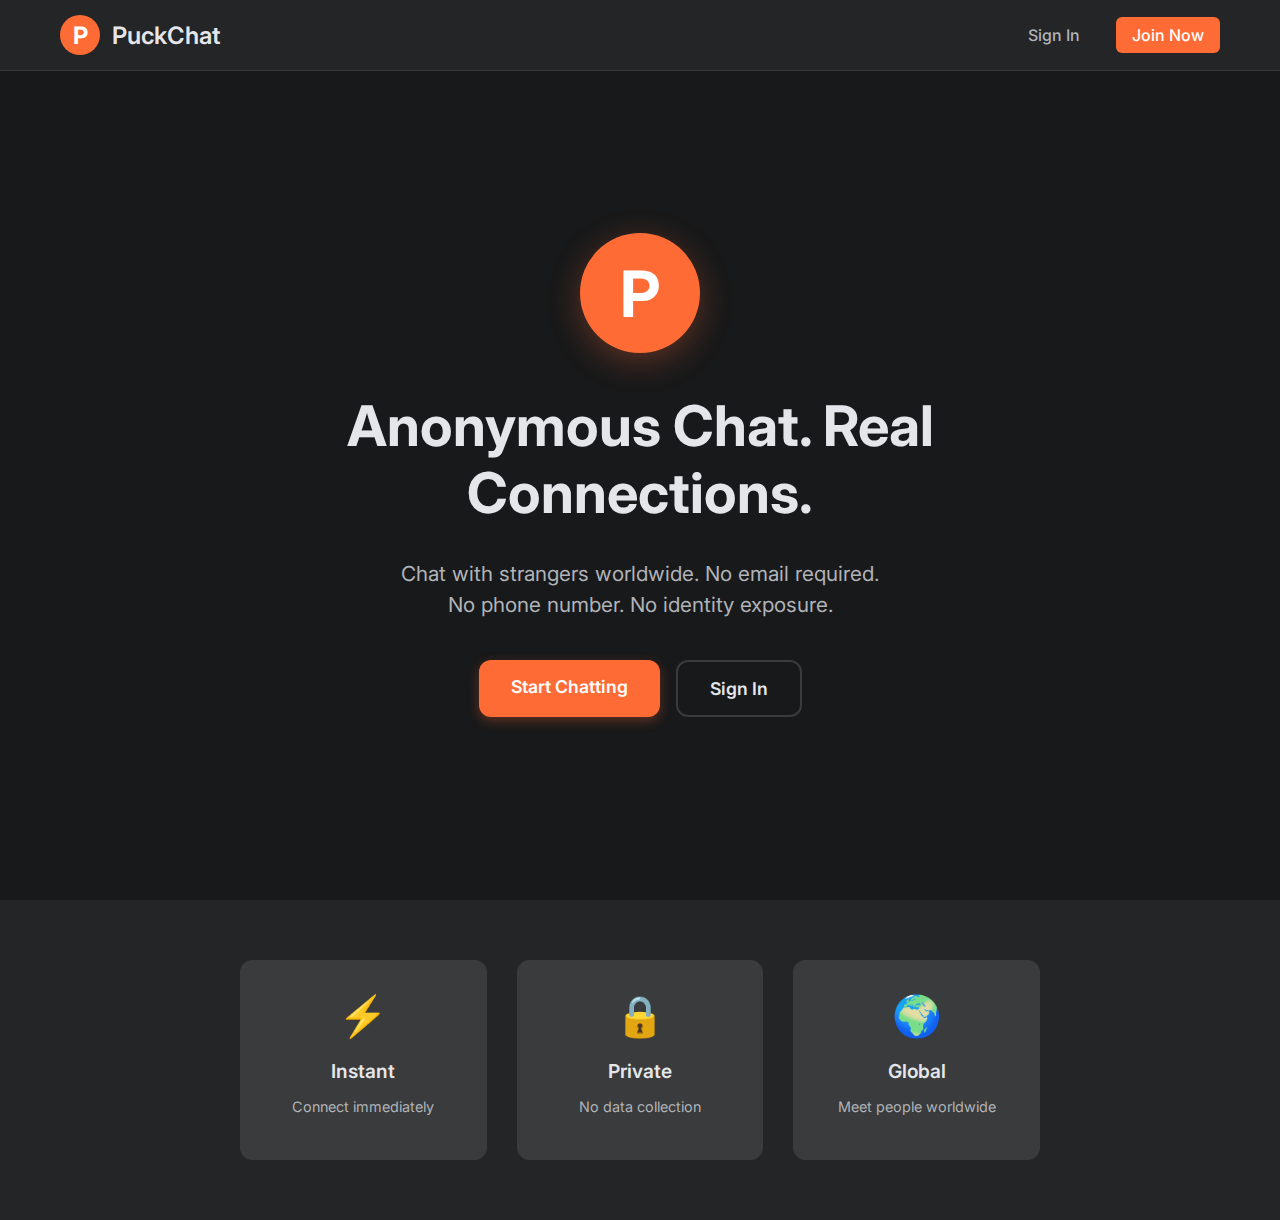
<file: public/index.html>
<!DOCTYPE html>
<html lang="en">
<head>
    <meta charset="UTF-8">
    <meta name="viewport" content="width=device-width, initial-scale=1.0">
    <title>PuckChat - Connect, Chat, Make Friends</title>
    <link rel="stylesheet" href="assets/css/style.css">
</head>
<body>
    <!-- Navigation -->
    <nav class="navbar">
        <div class="nav-container">
            <div class="nav-logo">
                <div class="logo-circle-small">
                    <span class="logo-letter-small">P</span>
                </div>
                <span class="nav-brand">PuckChat</span>
            </div>
            <div class="nav-links">
                <a href="login.html" class="nav-link">Sign In</a>
                <a href="register.html" class="nav-link nav-link-primary">Join Now</a>
            </div>
        </div>
    </nav>

    <!-- Hero Section -->
    <div class="hero-container">
        <div class="hero-content">
            <!-- Main Logo -->
            <div class="hero-logo">
                <div class="logo-circle-large">
                    <span class="logo-letter-large">P</span>
                </div>
            </div>

            <!-- Main Heading -->
            <h1 class="hero-title">Anonymous Chat. Real Connections.</h1>
            
            <!-- Description -->
            <p class="hero-description">
                Chat with strangers worldwide. No email required. No phone number. No identity exposure.
            </p>

            <!-- Action Buttons -->
            <div class="hero-buttons">
                <a href="register.html" class="btn-hero-primary">
                    Start Chatting
                </a>
                <a href="login.html" class="btn-hero-secondary">
                    Sign In
                </a>
            </div>
        </div>
    </div>

    <!-- Features Section -->
    <div class="features-section">
        <div class="features-container">
            <div class="feature-card">
                <div class="feature-icon">⚡</div>
                <h3 class="feature-title">Instant</h3>
                <p class="feature-text">Connect immediately</p>
            </div>
            <div class="feature-card">
                <div class="feature-icon">🔒</div>
                <h3 class="feature-title">Private</h3>
                <p class="feature-text">No data collection</p>
            </div>
            <div class="feature-card">
                <div class="feature-icon">🌍</div>
                <h3 class="feature-title">Global</h3>
                <p class="feature-text">Meet people worldwide</p>
            </div>
        </div>
    </div>
</body>
</html>
</file>
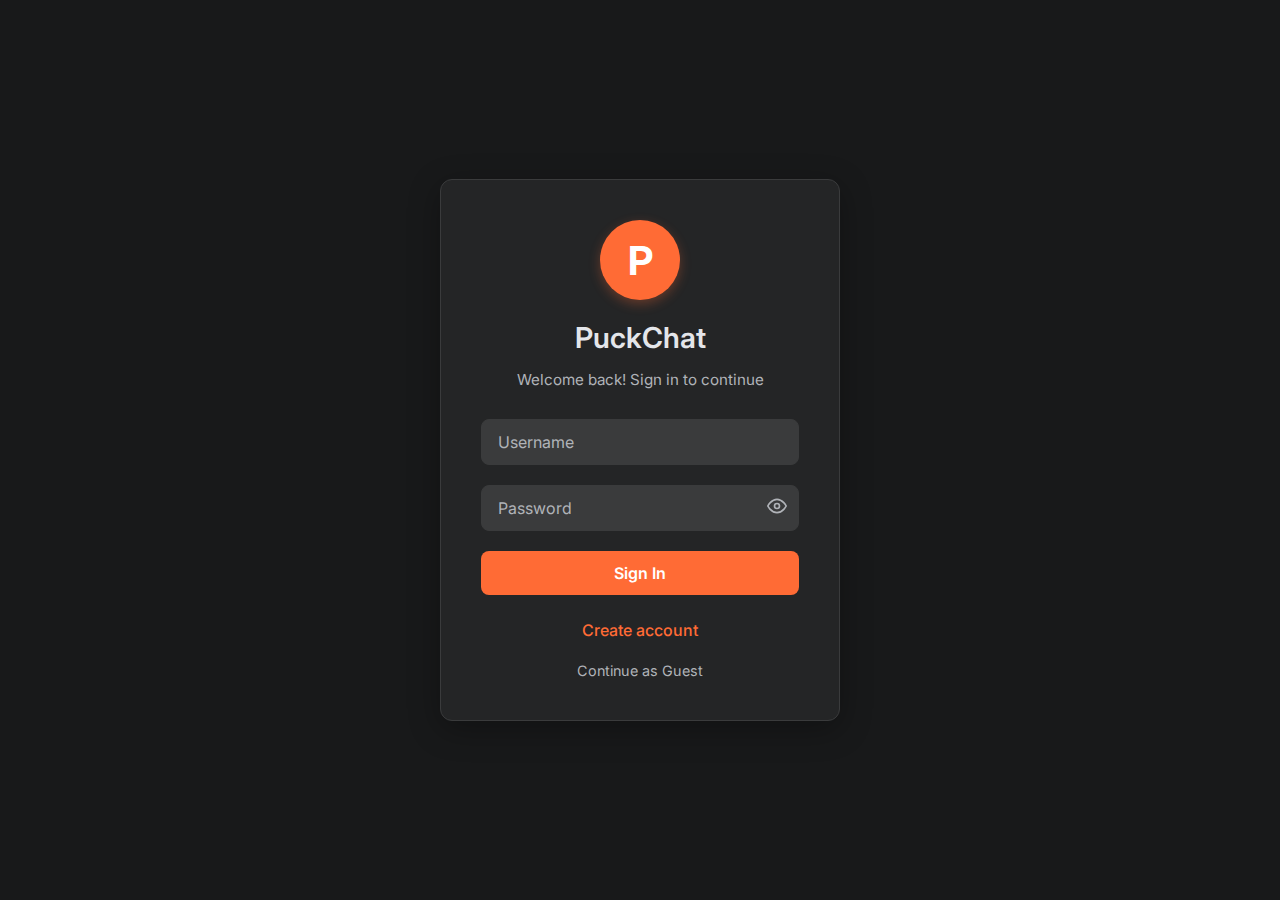
<file: public/login.html>
<!DOCTYPE html>
<html lang="en">
<head>
    <meta charset="UTF-8">
    <meta name="viewport" content="width=device-width, initial-scale=1.0">
    <title>Login - PuckChat</title>
    <link rel="stylesheet" href="assets/css/style.css">
</head>
<body>
    <div class="auth-container">
    <div class="auth-card">
        <!-- Logo/Header -->
        <div class="logo-header">
            <div class="logo-circle">
                <span class="logo-letter">P</span>
            </div>
            <h1 class="logo-title">PuckChat</h1>
            <p class="logo-subtitle">Welcome back! Sign in to continue</p>
        </div>

        <!-- Login Form -->
        <form id="loginForm">
            <div class="form-group">
                <input type="text" id="username" name="username" required
                       class="form-input"
                       placeholder="Username">
            </div>

            <div class="form-group password-group">
                <input type="password" id="password" name="password" required
                       class="form-input password-input"
                       placeholder="Password">
                <span class="password-toggle" onclick="togglePassword('password')">
                    <svg class="eye-icon" viewBox="0 0 24 24" fill="none">
                        <path class="eye-open" d="M1 12s4-8 11-8 11 8 11 8-4 8-11 8-11-8-11-8z" stroke="currentColor" stroke-width="2" fill="none"/>
                        <circle class="eye-open" cx="12" cy="12" r="3" stroke="currentColor" stroke-width="2" fill="none"/>
                        <path class="eye-closed" d="M17.94 17.94A10.07 10.07 0 0 1 12 20c-7 0-11-8-11-8a18.45 18.45 0 0 1 5.06-5.94M9.9 4.24A9.12 9.12 0 0 1 12 4c7 0 11 8 11 8a18.5 18.5 0 0 1-2.16 3.19m-6.72-1.07a3 3 0 1 1-4.24-4.24" stroke="currentColor" stroke-width="2" fill="none"/>
                        <line class="eye-closed" x1="1" y1="1" x2="23" y2="23" stroke="currentColor" stroke-width="2"/>
                    </svg>
                </span>
            </div>

            <button type="submit" class="btn-primary">
                Sign In
            </button>
        </form>

        <!-- Register Link -->
        <div class="mt-6 text-center">
            <a href="register.html" class="link-primary">Create account</a>
        </div>

        <!-- Continue as Guest -->
        <div class="mt-4 text-center">
            <a href="index.php" class="link-secondary">
                Continue as Guest
            </a>
        </div>
    </div>
    </div>
    
    <script>
        // Login form submission
        document.getElementById('loginForm').addEventListener('submit', function(e) {
            e.preventDefault();
            
            const formData = new FormData(this);
            
            fetch('api/login.php', {
                method: 'POST',
                body: formData
            })
            .then(response => response.json())
            .then(data => {
                if (data.success) {
                    window.location.href = 'dashboard.php';
                } else {
                    alert('Login failed: ' + data.message);
                }
            })
            .catch(error => {
                console.error('Error:', error);
                alert('Login failed. Please try again.');
            });
        });
        
        // Password toggle functionality
        function togglePassword(fieldId) {
            const field = document.getElementById(fieldId);
            const toggle = field.nextElementSibling;
            const eyeOpen = toggle.querySelectorAll('.eye-open');
            const eyeClosed = toggle.querySelectorAll('.eye-closed');
            
            if (field.type === 'password') {
                field.type = 'text';
                eyeOpen.forEach(el => el.style.display = 'none');
                eyeClosed.forEach(el => el.style.display = 'block');
            } else {
                field.type = 'password';
                eyeOpen.forEach(el => el.style.display = 'block');
                eyeClosed.forEach(el => el.style.display = 'none');
            }
        }
    </script>
</body>
</html>
</file>
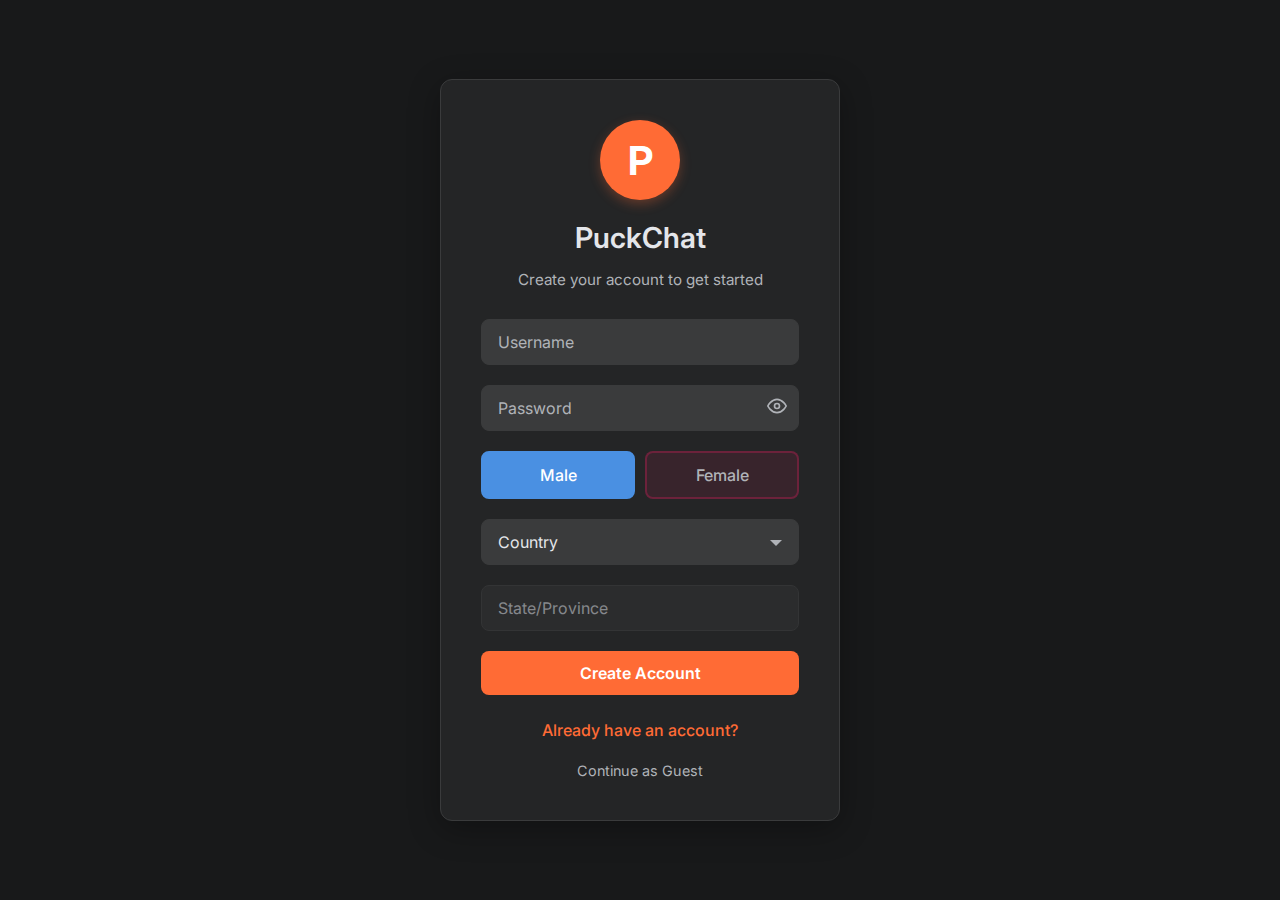
<file: public/register.html>
<!DOCTYPE html>
<html lang="en">
<head>
    <meta charset="UTF-8">
    <meta name="viewport" content="width=device-width, initial-scale=1.0">
    <title>Register - PuckChat</title>
    <link rel="stylesheet" href="assets/css/style.css">
</head>
<body>
    <div class="auth-container">
    <div class="auth-card">
        <!-- Logo/Header -->
        <div class="logo-header">
            <div class="logo-circle">
                <span class="logo-letter">P</span>
            </div>
            <h1 class="logo-title">PuckChat</h1>
            <p class="logo-subtitle">Create your account to get started</p>
        </div>

        <!-- Registration Form -->
        <form id="registerForm">
            <div class="form-group">
                <input type="text" id="username" name="username" required
                       class="form-input"
                       placeholder="Username">
                <div class="validation-message" id="username-error"></div>
            </div>

            <div class="form-group password-group">
                <input type="password" id="password" name="password" required
                       class="form-input password-input"
                       placeholder="Password">
                <span class="password-toggle" onclick="togglePassword('password')">
                    <svg class="eye-icon" viewBox="0 0 24 24" fill="none">
                        <path class="eye-open" d="M1 12s4-8 11-8 11 8 11 8-4 8-11 8-11-8-11-8z" stroke="currentColor" stroke-width="2" fill="none"/>
                        <circle class="eye-open" cx="12" cy="12" r="3" stroke="currentColor" stroke-width="2" fill="none"/>
                        <path class="eye-closed" d="M17.94 17.94A10.07 10.07 0 0 1 12 20c-7 0-11-8-11-8a18.45 18.45 0 0 1 5.06-5.94M9.9 4.24A9.12 9.12 0 0 1 12 4c7 0 11 8 11 8a18.5 18.5 0 0 1-2.16 3.19m-6.72-1.07a3 3 0 1 1-4.24-4.24" stroke="currentColor" stroke-width="2" fill="none"/>
                        <line class="eye-closed" x1="1" y1="1" x2="23" y2="23" stroke="currentColor" stroke-width="2"/>
                    </svg>
                </span>
                <div class="validation-message" id="password-error"></div>
            </div>

            <div class="form-group">
                <div class="gender-buttons">
                    <input type="hidden" id="gender" name="gender" value="male">
                    <button type="button" class="gender-btn male-btn active" onclick="selectGender('male')">
                        Male
                    </button>
                    <button type="button" class="gender-btn female-btn" onclick="selectGender('female')">
                        Female
                    </button>
                </div>
            </div>

            <div class="form-group">
                <select id="country" name="country" required class="form-select">
                    <option value="">Country</option>
                    <option value="AU">Australia</option>
                    <option value="BD">Bangladesh</option>
                    <option value="BR">Brazil</option>
                    <option value="CA">Canada</option>
                    <option value="CN">China</option>
                    <option value="FR">France</option>
                    <option value="DE">Germany</option>
                    <option value="IN">India</option>
                    <option value="JP">Japan</option>
                    <option value="PK">Pakistan</option>
                    <option value="AE">United Arab Emirates</option>
                    <option value="GB">United Kingdom</option>
                    <option value="US">United States</option>
                </select>
            </div>

            <div class="form-group">
                <select id="state" name="state" required disabled class="form-select">
                    <option value="">State/Province</option>
                </select>
            </div>

            <button type="submit" class="btn-primary">
                Create Account
            </button>
        </form>

        <!-- Login Link -->
        <div class="mt-6 text-center">
            <a href="login.html" class="link-primary">Already have an account?</a>
        </div>

        <!-- Continue as Guest -->
        <div class="mt-4 text-center">
            <a href="index.php" class="link-secondary">
                Continue as Guest
            </a>
        </div>
    </div>
    </div>

    <script>
        // Country-State data
        const countryStates = {
            'US': ['Alabama', 'Alaska', 'Arizona', 'Arkansas', 'California', 'Colorado', 'Connecticut', 'Delaware', 'Florida', 'Georgia', 'Hawaii', 'Idaho', 'Illinois', 'Indiana', 'Iowa', 'Kansas', 'Kentucky', 'Louisiana', 'Maine', 'Maryland', 'Massachusetts', 'Michigan', 'Minnesota', 'Mississippi', 'Missouri', 'Montana', 'Nebraska', 'Nevada', 'New Hampshire', 'New Jersey', 'New Mexico', 'New York', 'North Carolina', 'North Dakota', 'Ohio', 'Oklahoma', 'Oregon', 'Pennsylvania', 'Rhode Island', 'South Carolina', 'South Dakota', 'Tennessee', 'Texas', 'Utah', 'Vermont', 'Virginia', 'Washington', 'West Virginia', 'Wisconsin', 'Wyoming'],
            'IN': ['Andhra Pradesh', 'Arunachal Pradesh', 'Assam', 'Bihar', 'Chhattisgarh', 'Goa', 'Gujarat', 'Haryana', 'Himachal Pradesh', 'Jharkhand', 'Karnataka', 'Kerala', 'Madhya Pradesh', 'Maharashtra', 'Manipur', 'Meghalaya', 'Mizoram', 'Nagaland', 'Odisha', 'Punjab', 'Rajasthan', 'Sikkim', 'Tamil Nadu', 'Telangana', 'Tripura', 'Uttar Pradesh', 'Uttarakhand', 'West Bengal', 'Andaman and Nicobar Islands', 'Chandigarh', 'Dadra and Nagar Haveli and Daman and Diu', 'Delhi', 'Jammu and Kashmir', 'Ladakh', 'Lakshadweep', 'Puducherry'],
            'PK': ['Balochistan', 'Khyber Pakhtunkhwa', 'Punjab', 'Sindh', 'Azad Kashmir', 'Gilgit-Baltistan', 'Islamabad Capital Territory'],
            'BD': ['Barisal', 'Chittagong', 'Dhaka', 'Khulna', 'Mymensingh', 'Rajshahi', 'Rangpur', 'Sylhet'],
            'AE': ['Abu Dhabi', 'Dubai', 'Sharjah', 'Ajman', 'Umm Al Quwain', 'Ras Al Khaimah', 'Fujairah'],
            'CA': ['Alberta', 'British Columbia', 'Manitoba', 'New Brunswick', 'Newfoundland and Labrador', 'Northwest Territories', 'Nova Scotia', 'Nunavut', 'Ontario', 'Prince Edward Island', 'Quebec', 'Saskatchewan', 'Yukon'],
            'GB': ['England', 'Scotland', 'Wales', 'Northern Ireland'],
            'AU': ['New South Wales', 'Victoria', 'Queensland', 'Western Australia', 'South Australia', 'Tasmania', 'Australian Capital Territory', 'Northern Territory'],
            'DE': ['Baden-Württemberg', 'Bavaria', 'Berlin', 'Brandenburg', 'Bremen', 'Hamburg', 'Hesse', 'Lower Saxony', 'Mecklenburg-Vorpommern', 'North Rhine-Westphalia', 'Rhineland-Palatinate', 'Saarland', 'Saxony', 'Saxony-Anhalt', 'Schleswig-Holstein', 'Thuringia'],
            'FR': ['Auvergne-Rhône-Alpes', 'Bourgogne-Franche-Comté', 'Brittany', 'Centre-Val de Loire', 'Corsica', 'Grand Est', 'Hauts-de-France', 'Île-de-France', 'Normandy', 'Nouvelle-Aquitaine', 'Occitania', 'Pays de la Loire', 'Provence-Alpes-Côte d\'Azur'],
            'BR': ['Acre', 'Alagoas', 'Amapá', 'Amazonas', 'Bahia', 'Ceará', 'Distrito Federal', 'Espírito Santo', 'Goiás', 'Maranhão', 'Mato Grosso', 'Mato Grosso do Sul', 'Minas Gerais', 'Pará', 'Paraíba', 'Paraná', 'Pernambuco', 'Piauí', 'Rio de Janeiro', 'Rio Grande do Norte', 'Rio Grande do Sul', 'Rondônia', 'Roraima', 'Santa Catarina', 'São Paulo', 'Sergipe', 'Tocantins'],
            'JP': ['Hokkaido', 'Aomori', 'Iwate', 'Miyagi', 'Akita', 'Yamagata', 'Fukushima', 'Ibaraki', 'Tochigi', 'Gunma', 'Saitama', 'Chiba', 'Tokyo', 'Kanagawa', 'Niigata', 'Toyama', 'Ishikawa', 'Fukui', 'Yamanashi', 'Nagano', 'Gifu', 'Shizuoka', 'Aichi', 'Mie', 'Shiga', 'Kyoto', 'Osaka', 'Hyogo', 'Nara', 'Wakayama', 'Tottori', 'Shimane', 'Okayama', 'Hiroshima', 'Yamaguchi', 'Tokushima', 'Kagawa', 'Ehime', 'Kochi', 'Fukuoka', 'Saga', 'Nagasaki', 'Kumamoto', 'Oita', 'Miyazaki', 'Kagoshima', 'Okinawa'],
            'CN': ['Beijing', 'Tianjin', 'Hebei', 'Shanxi', 'Inner Mongolia', 'Liaoning', 'Jilin', 'Heilongjiang', 'Shanghai', 'Jiangsu', 'Zhejiang', 'Anhui', 'Fujian', 'Jiangxi', 'Shandong', 'Henan', 'Hubei', 'Hunan', 'Guangdong', 'Guangxi', 'Hainan', 'Chongqing', 'Sichuan', 'Guizhou', 'Yunnan', 'Tibet', 'Shaanxi', 'Gansu', 'Qinghai', 'Ningxia', 'Xinjiang', 'Hong Kong', 'Macau']
        };

        // Handle country selection
        document.getElementById('country').addEventListener('change', function() {
            const country = this.value;
            const stateSelect = document.getElementById('state');
            
            // Clear existing options
            stateSelect.innerHTML = '<option value="">State/Province</option>';
            
            if (country && countryStates[country]) {
                // Enable state dropdown
                stateSelect.disabled = false;
                
                // Add states for selected country
                countryStates[country].forEach(state => {
                    const option = document.createElement('option');
                    option.value = state;
                    option.textContent = state;
                    stateSelect.appendChild(option);
                });
            } else {
                // Disable state dropdown
                stateSelect.disabled = true;
            }
        });

        // Validation functions
        function validateUsername(username) {
            const usernameRegex = /^[a-zA-Z0-9._]{3,30}$/;
            const consecutiveDotsRegex = /\.{2,}/;
            const startEndRegex = /^[._]|[._]$/;
            
            if (!username) return 'Username is required';
            if (username.length < 3) return 'Username must be at least 3 characters';
            if (username.length > 30) return 'Username must be less than 30 characters';
            if (!usernameRegex.test(username)) return 'Username can only contain letters, numbers, periods, and underscores';
            if (consecutiveDotsRegex.test(username)) return 'Username cannot have consecutive periods';
            if (startEndRegex.test(username)) return 'Username cannot start or end with periods or underscores';
            return '';
        }
        
        function validatePassword(password) {
            if (!password) return 'Password is required';
            if (password.length < 6) return 'Password must be at least 6 characters';
            return '';
        }
        
        function showError(fieldId, message) {
            const errorDiv = document.getElementById(fieldId + '-error');
            const field = document.getElementById(fieldId);
            
            if (message) {
                errorDiv.textContent = message;
                errorDiv.style.display = 'block';
                field.classList.add('error');
            } else {
                errorDiv.textContent = '';
                errorDiv.style.display = 'none';
                field.classList.remove('error');
            }
        }
        
        // Real-time validation with availability check
        let usernameTimeout;
        document.getElementById('username').addEventListener('input', function() {
            const username = this.value;
            const error = validateUsername(username);
            
            if (error) {
                showError('username', error);
                return;
            }
            
            // Clear previous timeout
            clearTimeout(usernameTimeout);
            
            // Check availability after 500ms delay
            usernameTimeout = setTimeout(() => {
                if (username.length >= 3) {
                    checkUsernameAvailability(username);
                }
            }, 500);
        });
        
        function checkUsernameAvailability(username) {
            const formData = new FormData();
            formData.append('username', username);
            
            fetch('api/check-username.php', {
                method: 'POST',
                body: formData
            })
            .then(response => response.json())
            .then(data => {
                if (data.available) {
                    showError('username', '');
                    document.getElementById('username-error').innerHTML = '<span style="color: green;">✅ Username available</span>';
                    document.getElementById('username-error').style.display = 'block';
                } else {
                    showError('username', data.message);
                }
            })
            .catch(error => {
                console.error('Error checking username:', error);
            });
        }
        
        document.getElementById('password').addEventListener('input', function() {
            const error = validatePassword(this.value);
            showError('password', error);
        });
        
        // Form validation and submission
        document.getElementById('registerForm').addEventListener('submit', function(e) {
            e.preventDefault();
            
            // Basic validation
            const username = document.getElementById('username').value;
            const password = document.getElementById('password').value;
            const gender = document.getElementById('gender').value;
            const country = document.getElementById('country').value;
            const state = document.getElementById('state').value;
            
            if (!username || !password || !gender || !country || !state) {
                alert('Please fill in all fields');
                return;
            }
            
            const formData = new FormData(this);
            
            fetch('api/register.php', {
                method: 'POST',
                body: formData
            })
            .then(response => response.json())
            .then(data => {
                console.log('Response:', data);
                if (data.success) {
                    window.location.href = 'dashboard.php';
                } else {
                    alert('Registration failed: ' + data.message);
                }
            })
            .catch(error => {
                console.error('Error:', error);
                alert('Registration failed. Please try again.');
            });
        });
        
        // Gender button selection
        function selectGender(gender) {
            const hiddenInput = document.getElementById('gender');
            const maleBtn = document.querySelector('.male-btn');
            const femaleBtn = document.querySelector('.female-btn');
            
            hiddenInput.value = gender;
            
            if (gender === 'male') {
                maleBtn.classList.add('active');
                femaleBtn.classList.remove('active');
            } else {
                femaleBtn.classList.add('active');
                maleBtn.classList.remove('active');
            }
        }
        
        // Password toggle functionality
        function togglePassword(fieldId) {
            const field = document.getElementById(fieldId);
            const toggle = field.nextElementSibling;
            const eyeOpen = toggle.querySelectorAll('.eye-open');
            const eyeClosed = toggle.querySelectorAll('.eye-closed');
            
            if (field.type === 'password') {
                field.type = 'text';
                eyeOpen.forEach(el => el.style.display = 'none');
                eyeClosed.forEach(el => el.style.display = 'block');
            } else {
                field.type = 'password';
                eyeOpen.forEach(el => el.style.display = 'block');
                eyeClosed.forEach(el => el.style.display = 'none');
            }
        }
    </script>
</body>
</html>
</file>
<file: public/assets/css/style.css>
/* PuckChat - Clean & Elegant Theme */
@import url('https://fonts.googleapis.com/css2?family=Inter:wght@300;400;500;600;700&display=swap');

/* CSS Variables */
:root {
  --primary-color: #ff6b35;
  --primary-hover: #e55a2b;
  --primary-shadow: rgba(255, 107, 53, 0.3);
  --primary-focus: rgba(255, 107, 53, 0.2);
  --secondary-color: #42b883;
  --secondary-bg: rgba(66, 184, 131, 0.1);
  --secondary-border: rgba(66, 184, 131, 0.2);
  --male-color: #4a90e2;
  --male-bg: rgba(74, 144, 226, 0.1);
  --male-border: rgba(74, 144, 226, 0.3);
  --female-color: #e91e63;
  --female-bg: rgba(233, 30, 99, 0.1);
  --female-border: rgba(233, 30, 99, 0.3);
  --dark-bg: #18191a;
  --card-bg: #242526;
  --card-shadow: rgba(0, 0, 0, 0.3);
  --text-primary: #e4e6ea;
  --text-secondary: #b0b3b8;
  --border-color: #3a3b3c;
  --input-bg: #3a3b3c;
  --input-disabled: rgba(58, 59, 60, 0.5);
  --white: #ffffff;
}

/* Global Styles */
* {
  box-sizing: border-box;
}

body {
  font-family: 'Inter', sans-serif;
  background: var(--dark-bg);
  min-height: 100vh;
  margin: 0;
  padding: 0;
  color: var(--text-primary);
}

/* Container Styles */
.auth-container {
  display: flex;
  align-items: center;
  justify-content: center;
  min-height: 100vh;
  padding: 20px;
}

.auth-card {
  background: var(--card-bg);
  border: 1px solid var(--border-color);
  border-radius: 12px;
  padding: 40px;
  max-width: 400px;
  width: 100%;
  box-shadow: 0 8px 32px var(--card-shadow);
}

/* Logo/Header */
.logo-header {
  text-align: center;
  margin-bottom: 30px;
}

.logo-circle {
  width: 80px;
  height: 80px;
  background: var(--primary-color);
  border-radius: 50%;
  display: flex;
  align-items: center;
  justify-content: center;
  margin: 0 auto 15px;
  box-shadow: 0 4px 12px var(--primary-shadow);
}

.logo-letter {
  color: var(--white);
  font-size: 2.5rem;
  font-weight: 700;
  font-family: 'Inter', sans-serif;
}

.logo-title {
  font-size: 1.8rem;
  font-weight: 600;
  color: var(--text-primary);
  margin-bottom: 8px;
}

.logo-subtitle {
  color: var(--text-secondary);
  font-size: 0.95rem;
  font-weight: 400;
}

/* Form Styles */
.form-group {
  margin-bottom: 20px;
}

.form-row {
  display: flex;
  gap: 10px;
  margin-bottom: 20px;
}

.form-group-half {
  width: calc(50% - 5px);
}

.form-label {
  display: block;
  font-size: 0.9rem;
  font-weight: 500;
  color: var(--text-primary);
  margin-bottom: 6px;
}

.form-input, .form-select {
  width: 100%;
  padding: 12px 16px;
  background: var(--input-bg);
  border: 1px solid var(--border-color);
  border-radius: 8px;
  color: var(--text-primary);
  font-size: 1rem;
  font-family: 'Inter', sans-serif;
  transition: all 0.2s ease;
  appearance: none;
  -webkit-appearance: none;
  -moz-appearance: none;
  background-image: url('data:image/svg+xml;charset=US-ASCII,<svg xmlns="http://www.w3.org/2000/svg" viewBox="0 0 12 8"><path fill="%23b0b3b8" d="M6 8L0 2h12z"/></svg>');
  background-repeat: no-repeat;
  background-position: right 16px center;
  background-size: 12px;
  padding-right: 40px;
}

.form-input:focus, .form-select:focus {
  outline: none;
  border-color: var(--primary-color);
  box-shadow: 0 0 0 2px var(--primary-focus);
}

.form-input::placeholder {
  color: var(--text-secondary);
}

.form-input {
  background-image: none;
  padding-right: 16px;
}

.form-select option {
  background: var(--input-bg);
  color: var(--text-primary);
}

.form-select option:hover {
  background: var(--primary-color) !important;
  color: var(--white) !important;
}

.form-select option:checked,
.form-select option:focus {
  background: var(--primary-color);
  color: var(--white);
}

.form-input:disabled, .form-select:disabled {
  background: var(--input-disabled);
  border-color: var(--border-color);
  color: var(--text-secondary);
  cursor: not-allowed;
}

/* Button Styles */
.btn-primary {
  width: 100%;
  padding: 12px 20px;
  background: var(--primary-color);
  border: none;
  border-radius: 8px;
  color: var(--white);
  font-size: 1rem;
  font-weight: 600;
  font-family: 'Inter', sans-serif;
  cursor: pointer;
  transition: all 0.2s ease;
}

.btn-primary:hover {
  background: var(--primary-hover);
  transform: translateY(-1px);
  box-shadow: 0 4px 12px var(--primary-shadow);
}

.btn-primary:active {
  transform: translateY(0);
}

/* Divider */
.divider {
  margin: 25px 0;
  position: relative;
  text-align: center;
}

.divider::before {
  content: '';
  position: absolute;
  top: 50%;
  left: 0;
  right: 0;
  height: 1px;
  background: var(--border-color);
}

.divider-text {
  background: var(--card-bg);
  padding: 0 15px;
  color: var(--text-secondary);
  font-size: 0.9rem;
}

/* Links */
.link-primary {
  color: var(--primary-color);
  text-decoration: none;
  font-weight: 500;
  transition: color 0.2s ease;
}

.link-primary:hover {
  color: var(--primary-hover);
}

.link-secondary {
  color: var(--text-secondary);
  text-decoration: none;
  font-size: 0.9rem;
  transition: color 0.2s ease;
}

.link-secondary:hover {
  color: var(--secondary-color);
}

/* Privacy Notice */
.privacy-notice {
  margin-top: 20px;
  padding: 12px 16px;
  background: var(--secondary-bg);
  border: 1px solid var(--secondary-border);
  border-radius: 8px;
  border-left: 3px solid var(--secondary-color);
}

.privacy-text {
  font-size: 0.85rem;
  color: var(--text-secondary);
  margin: 0;
}

.privacy-text strong {
  color: var(--secondary-color);
}

/* Helper Text */
.helper-text {
  font-size: 0.8rem;
  color: var(--text-secondary);
  margin-top: 4px;
}

/* Text Center */
.text-center {
  text-align: center;
}

/* Spacing */
.mt-4 { margin-top: 20px; }
.mt-6 { margin-top: 25px; }
.mb-6 { margin-bottom: 25px; }

/* Password Toggle Styles */
.password-group {
  position: relative;
}

.password-input {
  padding-right: 45px;
}

.password-input::-ms-reveal {
  display: none;
}

.password-input::-webkit-credentials-auto-fill-button {
  display: none !important;
}

.password-input::-webkit-textfield-decoration-container {
  display: none !important;
}

.password-toggle {
  position: absolute;
  right: 12px;
  top: 50%;
  transform: translateY(-50%);
  cursor: pointer;
  color: var(--text-secondary);
  transition: color 0.2s ease;
}

.password-toggle:hover {
  color: var(--primary-color);
}

.eye-icon {
  width: 20px;
  height: 20px;
}

.eye-closed {
  display: none;
}

/* Gender Button Styles */
.gender-buttons {
  display: flex;
  gap: 10px;
  margin-bottom: 20px;
}

.gender-btn {
  flex: 1;
  padding: 12px 20px;
  border: 2px solid var(--border-color);
  border-radius: 8px;
  background: var(--input-bg);
  color: var(--text-secondary);
  font-size: 1rem;
  font-weight: 500;
  font-family: 'Inter', sans-serif;
  cursor: pointer;
  transition: all 0.2s ease;
}

.male-btn {
  border-color: var(--male-border);
  background: var(--male-bg);
  color: var(--text-secondary);
}

.male-btn.active {
  background: var(--male-color);
  border-color: var(--male-color);
  color: var(--white);
}

.female-btn {
  border-color: var(--female-border);
  background: var(--female-bg);
  color: var(--text-secondary);
}

.female-btn.active {
  background: var(--female-color);
  border-color: var(--female-color);
  color: var(--white);
}

.gender-btn:hover {
  transform: translateY(-1px);
}

.male-btn:hover {
  border-color: var(--male-color);
}

.female-btn:hover {
  border-color: var(--female-color);
}

/* Validation Styles */
.validation-message {
  font-size: 0.8rem;
  color: var(--female-color);
  margin-top: 5px;
  display: none;
}

.form-input.error, .form-select.error {
  border-color: var(--female-color);
  box-shadow: 0 0 0 2px rgba(233, 30, 99, 0.2);
}

.form-input.error:focus, .form-select.error:focus {
  border-color: var(--female-color);
  box-shadow: 0 0 0 2px rgba(233, 30, 99, 0.3);
}

/* Custom Scrollbar */
::-webkit-scrollbar {
  width: 8px;
}

::-webkit-scrollbar-track {
  background: var(--input-bg);
  border-radius: 4px;
}

::-webkit-scrollbar-thumb {
  background: var(--text-secondary);
  border-radius: 4px;
  transition: background 0.2s ease;
}

::-webkit-scrollbar-thumb:hover {
  background: var(--text-primary);
}

/* Firefox Scrollbar */
* {
  scrollbar-width: thin;
  scrollbar-color: var(--text-secondary) var(--input-bg);
}

/* Homepage Styles */
.navbar {
  background: var(--card-bg);
  border-bottom: 1px solid var(--border-color);
  padding: 0;
  position: fixed;
  top: 0;
  left: 0;
  right: 0;
  z-index: 1000;
}

.nav-container {
  max-width: 1200px;
  margin: 0 auto;
  padding: 15px 20px;
  display: flex;
  justify-content: space-between;
  align-items: center;
}

.nav-logo {
  display: flex;
  align-items: center;
  gap: 12px;
}

.logo-circle-small {
  width: 40px;
  height: 40px;
  background: var(--primary-color);
  border-radius: 50%;
  display: flex;
  align-items: center;
  justify-content: center;
}

.logo-letter-small {
  color: var(--white);
  font-size: 1.5rem;
  font-weight: 700;
}

.nav-brand {
  font-size: 1.5rem;
  font-weight: 600;
  color: var(--text-primary);
}

.nav-links {
  display: flex;
  gap: 20px;
  align-items: center;
}

.nav-link {
  color: var(--text-secondary);
  text-decoration: none;
  font-weight: 500;
  padding: 8px 16px;
  border-radius: 6px;
  transition: all 0.2s ease;
}

.nav-link:hover {
  color: var(--text-primary);
  background: var(--input-bg);
}

.nav-link-primary {
  background: var(--primary-color);
  color: var(--white);
}

.nav-link-primary:hover {
  background: var(--primary-hover);
  color: var(--white);
}

.hero-container {
  min-height: 100vh;
  display: flex;
  align-items: center;
  justify-content: center;
  padding: 100px 20px 50px;
  text-align: center;
}

.hero-content {
  max-width: 800px;
}

.hero-logo {
  margin-bottom: 40px;
}

.logo-circle-large {
  width: 120px;
  height: 120px;
  background: var(--primary-color);
  border-radius: 50%;
  display: flex;
  align-items: center;
  justify-content: center;
  margin: 0 auto;
  box-shadow: 0 8px 32px var(--primary-shadow);
}

.logo-letter-large {
  color: var(--white);
  font-size: 4rem;
  font-weight: 700;
}

.hero-title {
  font-size: 3.5rem;
  font-weight: 700;
  color: var(--text-primary);
  margin-bottom: 30px;
  line-height: 1.2;
}

.hero-description {
  font-size: 1.3rem;
  color: var(--text-secondary);
  line-height: 1.5;
  margin-bottom: 40px;
  max-width: 500px;
  margin-left: auto;
  margin-right: auto;
  font-weight: 400;
}

.hero-buttons {
  display: flex;
  gap: 16px;
  justify-content: center;
  margin-bottom: 0;
  flex-wrap: wrap;
}

.btn-hero-primary {
  background: var(--primary-color);
  color: var(--white);
  padding: 16px 32px;
  border-radius: 12px;
  text-decoration: none;
  font-weight: 600;
  font-size: 1.1rem;
  transition: all 0.2s ease;
  box-shadow: 0 4px 12px var(--primary-shadow);
}

.btn-hero-primary:hover {
  background: var(--primary-hover);
  transform: translateY(-2px);
  box-shadow: 0 8px 24px var(--primary-shadow);
}

.btn-hero-secondary {
  background: transparent;
  color: var(--text-primary);
  padding: 16px 32px;
  border: 2px solid var(--border-color);
  border-radius: 12px;
  text-decoration: none;
  font-weight: 600;
  font-size: 1.1rem;
  transition: all 0.2s ease;
}

.btn-hero-secondary:hover {
  border-color: var(--primary-color);
  color: var(--primary-color);
  transform: translateY(-2px);
}



.features-section {
  padding: 60px 20px;
  background: var(--card-bg);
}

.features-container {
  max-width: 800px;
  margin: 0 auto;
  display: grid;
  grid-template-columns: repeat(auto-fit, minmax(200px, 1fr));
  gap: 30px;
}

.feature-card {
  text-align: center;
  padding: 30px 20px;
  background: var(--input-bg);
  border-radius: 12px;
  border: 1px solid var(--border-color);
  transition: all 0.2s ease;
}

.feature-card:hover {
  transform: translateY(-2px);
  border-color: var(--primary-color);
}

.feature-icon {
  font-size: 2.5rem;
  margin-bottom: 15px;
}

.feature-title {
  font-size: 1.2rem;
  font-weight: 600;
  color: var(--text-primary);
  margin-bottom: 8px;
}

.feature-text {
  color: var(--text-secondary);
  font-size: 0.9rem;
}

/* Responsive Design */
@media (max-width: 768px) {
  .hero-title {
    font-size: 2.5rem;
  }
  
  .hero-description {
    font-size: 1.1rem;
  }
  
  .hero-buttons {
    gap: 12px;
  }
  
  .btn-hero-primary,
  .btn-hero-secondary {
    padding: 14px 28px;
  }
  
  .nav-links {
    gap: 10px;
  }
  
  .nav-link {
    padding: 6px 12px;
    font-size: 0.9rem;
  }
  
  .features-container {
    grid-template-columns: 1fr;
    gap: 20px;
  }
}

@media (max-width: 480px) {
  .auth-card {
    padding: 30px 20px;
    margin: 10px;
  }
  
  .logo-circle {
    width: 70px;
    height: 70px;
  }
  
  .logo-letter {
    font-size: 2.2rem;
  }
  
  .logo-title {
    font-size: 1.6rem;
  }
  
  .form-input, .form-select {
    padding: 10px 14px;
  }
  
  .form-select {
    padding-right: 35px;
    background-position: right 14px center;
  }
  
  .form-input {
    padding-right: 14px;
  }
  
  .password-input {
    padding-right: 40px;
  }
  
  .password-toggle {
    right: 10px;
  }
  
  .form-row {
    flex-direction: column;
    gap: 0;
  }
  
  .form-group-half {
    width: 100%;
    margin-bottom: 20px;
  }
  
  .hero-title {
    font-size: 2rem;
  }
  
  .logo-circle-large {
    width: 100px;
    height: 100px;
  }
  
  .logo-letter-large {
    font-size: 3rem;
  }
  

}
</file>
